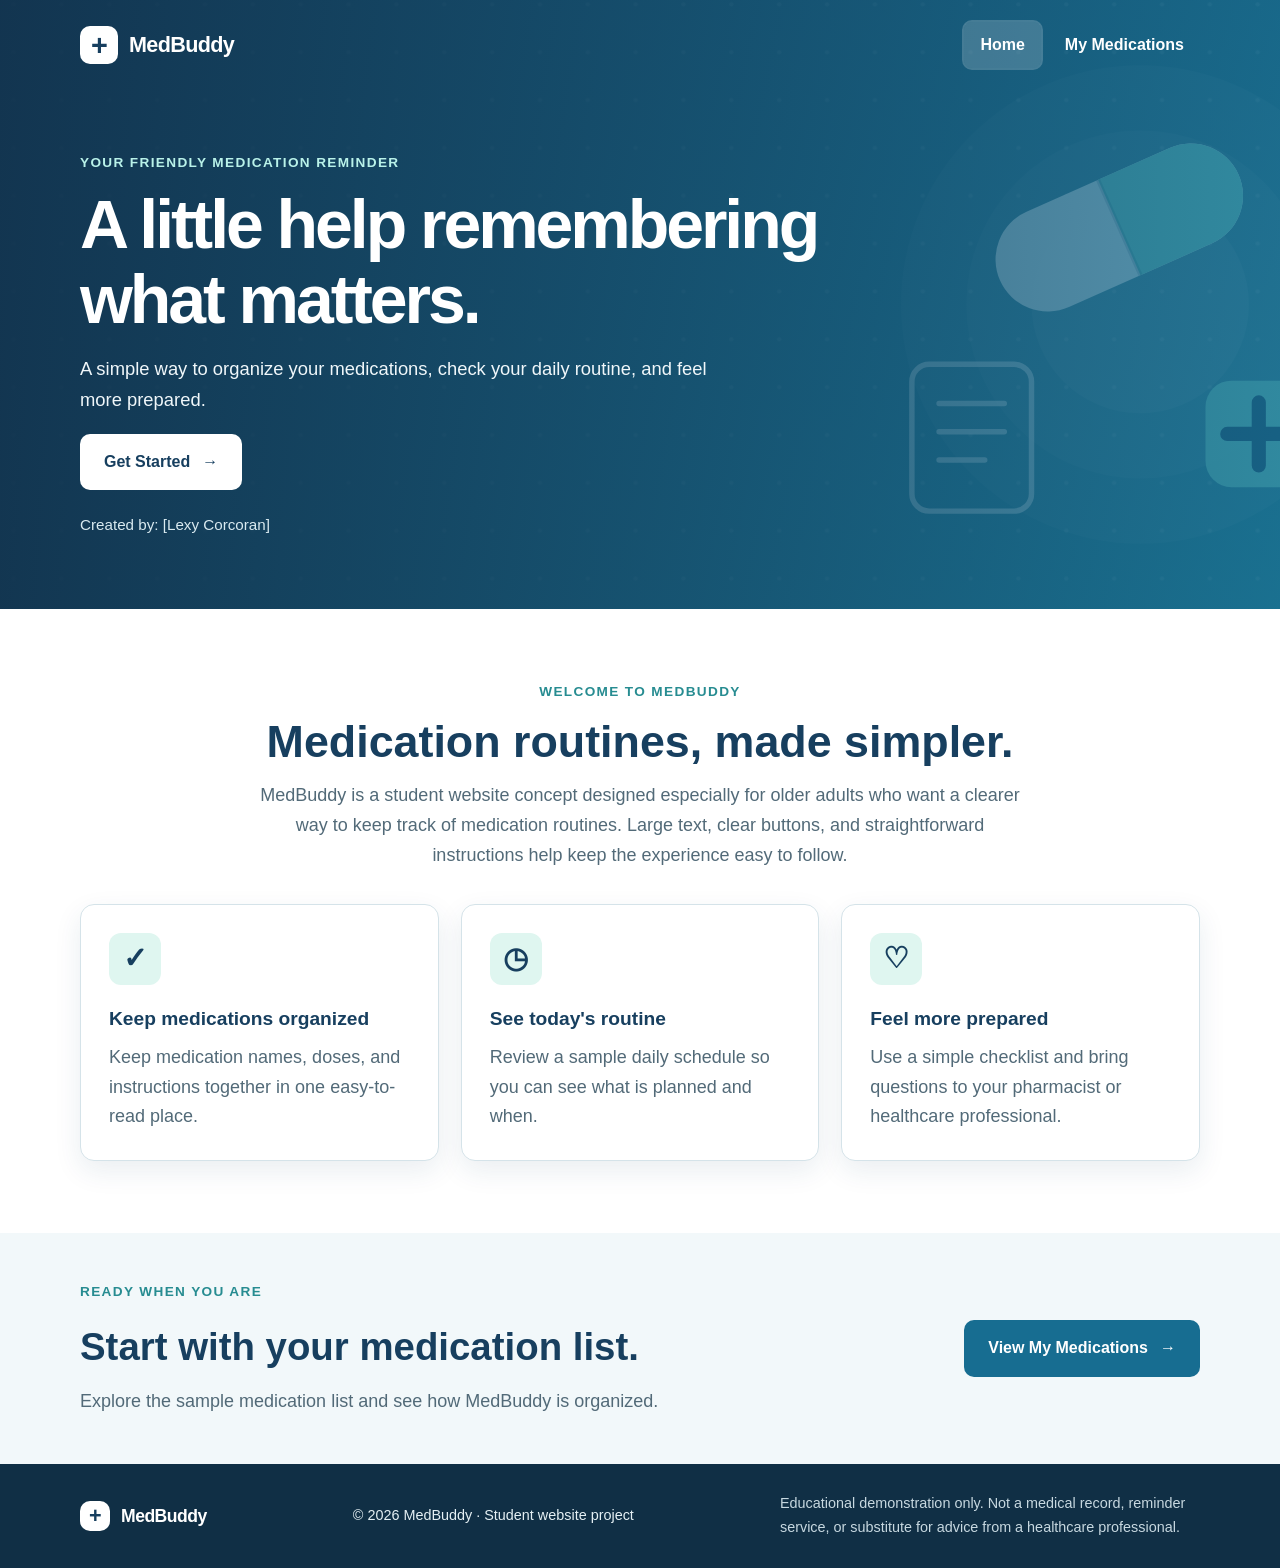
<file: index.html>
<!DOCTYPE html>
<html lang="en">
<head>
    <meta charset="UTF-8">
    <meta name="viewport" content="width=device-width, initial-scale=1.0">
    <meta name="description" content="MedBuddy is a simple medication reminder website concept designed with older adults in mind.">
    <title>MedBuddy | Home</title>
    <link rel="stylesheet" href="style.css">
</head>
<body>
    <header class="site-header home-banner">
        <nav class="navbar container" aria-label="Main navigation">
            <a class="brand" href="index.html" aria-label="MedBuddy home">
                <span class="brand-icon" aria-hidden="true">+</span>
                <span>MedBuddy</span>
            </a>
            <div class="nav-links">
                <a class="active" href="index.html" aria-current="page">Home</a>
                <a href="medications.html">My Medications</a>
            </div>
        </nav>
        <div class="hero-content container">
            <p class="eyebrow">YOUR FRIENDLY MEDICATION REMINDER</p>
            <h1>A little help remembering what matters.</h1>
            <p class="hero-copy">A simple way to organize your medications, check your daily routine, and feel more prepared.</p>
            <a class="button button-light" href="medications.html">Get Started <span aria-hidden="true">→</span></a>
            <p class="student-name">Created by: [Lexy Corcoran]</p>
        </div>
    </header>

    <main>
        <section class="welcome-section container">
            <div class="section-title">
                <p class="eyebrow">WELCOME TO MEDBUDDY</p>
                <h2>Medication routines, made simpler.</h2>
                <p>MedBuddy is a student website concept designed especially for older adults who want a clearer way to keep track of medication routines. Large text, clear buttons, and straightforward instructions help keep the experience easy to follow.</p>
            </div>
            <div class="benefit-grid">
                <article class="benefit-card">
                    <div class="benefit-symbol" aria-hidden="true">✓</div>
                    <h3>Keep medications organized</h3>
                    <p>Keep medication names, doses, and instructions together in one easy-to-read place.</p>
                </article>
                <article class="benefit-card">
                    <div class="benefit-symbol" aria-hidden="true">◷</div>
                    <h3>See today's routine</h3>
                    <p>Review a sample daily schedule so you can see what is planned and when.</p>
                </article>
                <article class="benefit-card">
                    <div class="benefit-symbol" aria-hidden="true">♡</div>
                    <h3>Feel more prepared</h3>
                    <p>Use a simple checklist and bring questions to your pharmacist or healthcare professional.</p>
                </article>
            </div>
        </section>

        <section class="start-panel">
            <div class="container start-panel-inner">
                <div>
                    <p class="eyebrow">READY WHEN YOU ARE</p>
                    <h2>Start with your medication list.</h2>
                    <p>Explore the sample medication list and see how MedBuddy is organized.</p>
                </div>
                <a class="button button-primary" href="medications.html">View My Medications <span aria-hidden="true">→</span></a>
            </div>
        </section>
    </main>

    <footer class="site-footer">
        <div class="container footer-inner">
            <a class="brand footer-brand" href="index.html"><span class="brand-icon" aria-hidden="true">+</span><span>MedBuddy</span></a>
            <p>© 2026 MedBuddy · Student website project</p>
            <p class="disclaimer">Educational demonstration only. Not a medical record, reminder service, or substitute for advice from a healthcare professional.</p>
        </div>
    </footer>
</body>
</html>
</file>
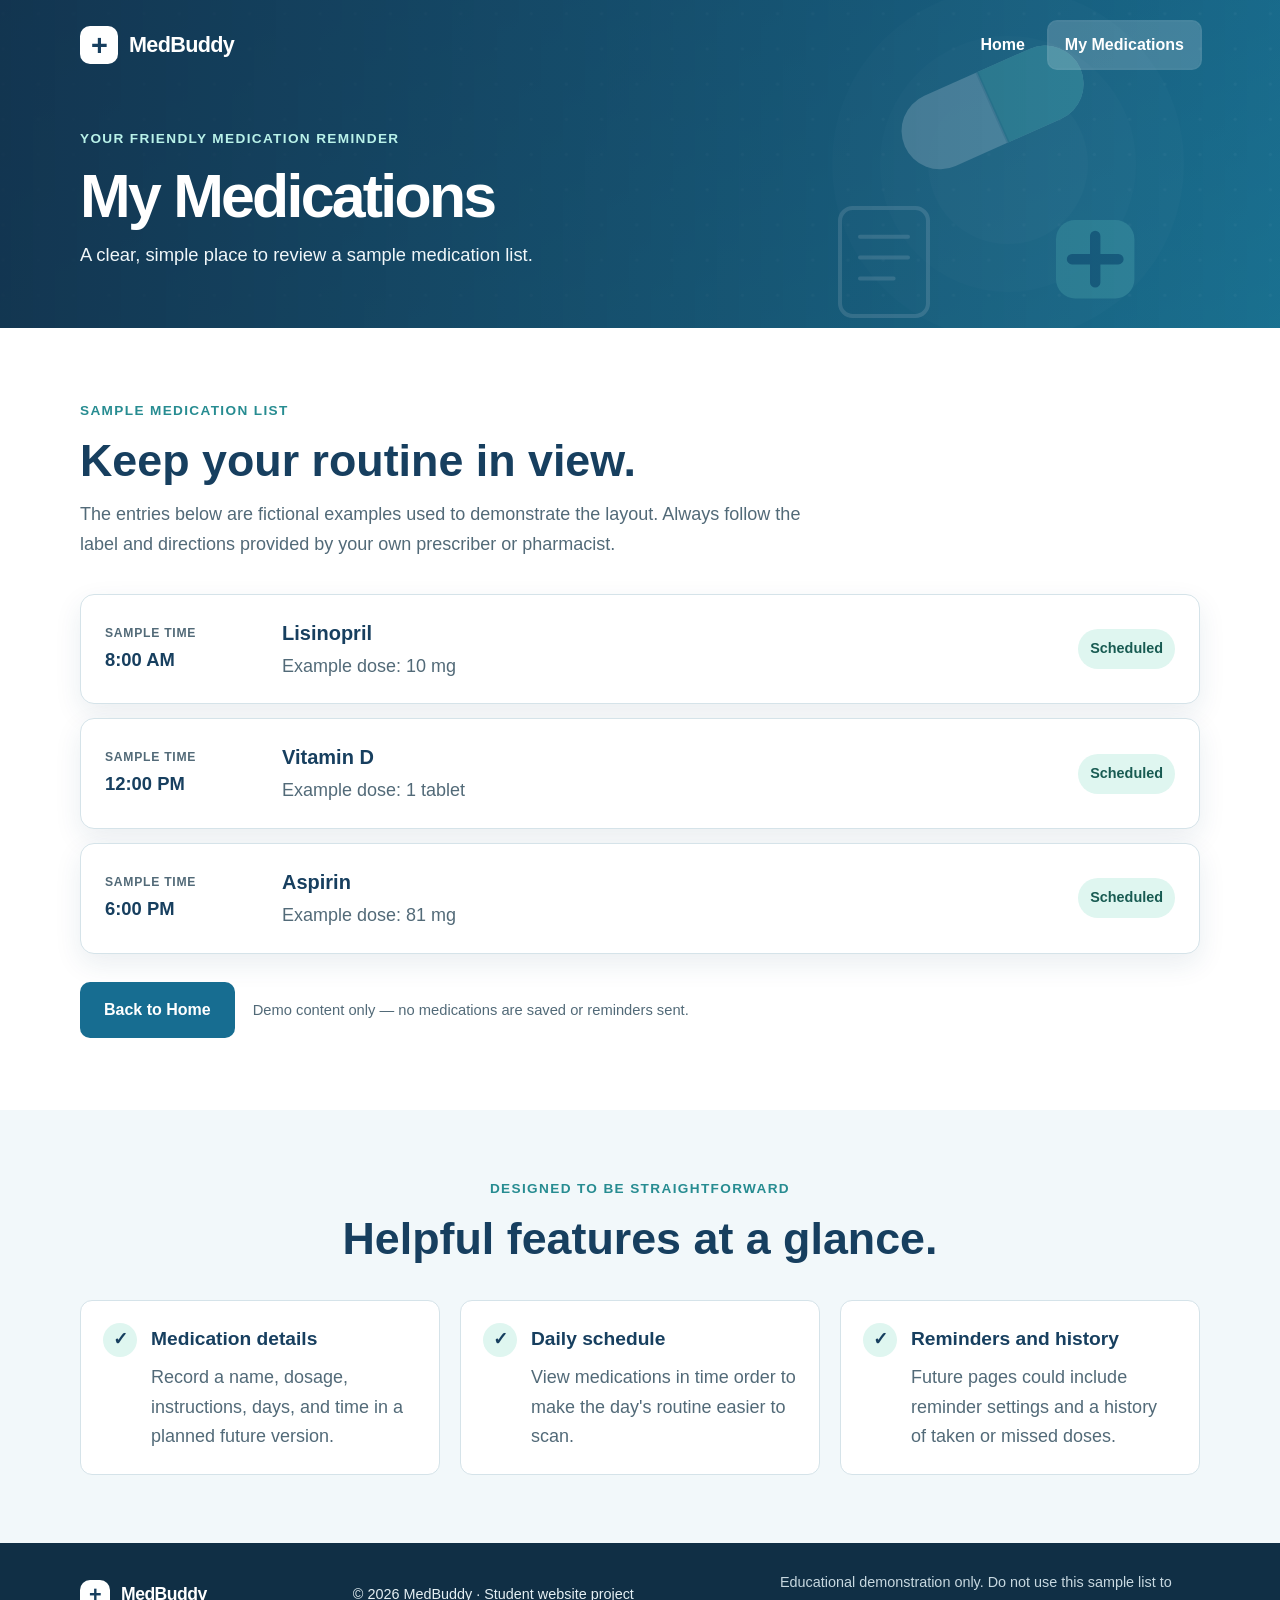
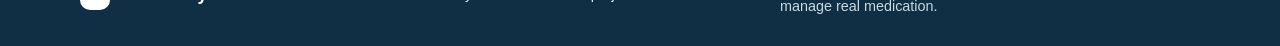
<file: medications.html>
<!DOCTYPE html>
<html lang="en">
<head>
    <meta charset="UTF-8">
    <meta name="viewport" content="width=device-width, initial-scale=1.0">
    <meta name="description" content="View the sample medication list and medication-management features in the MedBuddy student website.">
    <title>MedBuddy | My Medications</title>
    <link rel="stylesheet" href="style.css">
</head>
<body>
    <header class="page-header">
        <nav class="navbar container" aria-label="Main navigation">
            <a class="brand" href="index.html" aria-label="MedBuddy home">
                <span class="brand-icon" aria-hidden="true">+</span>
                <span>MedBuddy</span>
            </a>
            <div class="nav-links">
                <a href="index.html">Home</a>
                <a class="active" href="medications.html" aria-current="page">My Medications</a>
            </div>
        </nav>
        <div class="page-heading container">
            <p class="eyebrow">YOUR FRIENDLY MEDICATION REMINDER</p>
            <h1>My Medications</h1>
            <p>A clear, simple place to review a sample medication list.</p>
        </div>
    </header>

    <main>
        <section class="medication-section container">
            <div class="section-title section-title-left">
                <p class="eyebrow">SAMPLE MEDICATION LIST</p>
                <h2>Keep your routine in view.</h2>
                <p>The entries below are fictional examples used to demonstrate the layout. Always follow the label and directions provided by your own prescriber or pharmacist.</p>
            </div>

            <div class="medication-list">
                <article class="medication-row">
                    <div class="medication-time"><span class="time-label">SAMPLE TIME</span><strong>8:00 AM</strong></div>
                    <div class="medication-details">
                        <h3>Lisinopril</h3>
                        <p>Example dose: 10 mg</p>
                    </div>
                    <span class="status-pill">Scheduled</span>
                </article>
                <article class="medication-row">
                    <div class="medication-time"><span class="time-label">SAMPLE TIME</span><strong>12:00 PM</strong></div>
                    <div class="medication-details">
                        <h3>Vitamin D</h3>
                        <p>Example dose: 1 tablet</p>
                    </div>
                    <span class="status-pill">Scheduled</span>
                </article>
                <article class="medication-row">
                    <div class="medication-time"><span class="time-label">SAMPLE TIME</span><strong>6:00 PM</strong></div>
                    <div class="medication-details">
                        <h3>Aspirin</h3>
                        <p>Example dose: 81 mg</p>
                    </div>
                    <span class="status-pill">Scheduled</span>
                </article>
            </div>

            <div class="button-row">
                <a class="button button-primary" href="index.html">Back to Home</a>
                <span class="demo-note">Demo content only — no medications are saved or reminders sent.</span>
            </div>
        </section>

        <section class="features-section">
            <div class="container">
                <div class="section-title">
                    <p class="eyebrow">DESIGNED TO BE STRAIGHTFORWARD</p>
                    <h2>Helpful features at a glance.</h2>
                </div>
                <div class="feature-list">
                    <article class="feature-item"><span class="feature-check" aria-hidden="true">✓</span><div><h3>Medication details</h3><p>Record a name, dosage, instructions, days, and time in a planned future version.</p></div></article>
                    <article class="feature-item"><span class="feature-check" aria-hidden="true">✓</span><div><h3>Daily schedule</h3><p>View medications in time order to make the day's routine easier to scan.</p></div></article>
                    <article class="feature-item"><span class="feature-check" aria-hidden="true">✓</span><div><h3>Reminders and history</h3><p>Future pages could include reminder settings and a history of taken or missed doses.</p></div></article>
                </div>
            </div>
        </section>
    </main>

    <footer class="site-footer">
        <div class="container footer-inner">
            <a class="brand footer-brand" href="index.html"><span class="brand-icon" aria-hidden="true">+</span><span>MedBuddy</span></a>
            <p>© 2026 MedBuddy · Student website project</p>
            <p class="disclaimer">Educational demonstration only. Do not use this sample list to manage real medication.</p>
        </div>
    </footer>
</body>
</html>
</file>
<file: style.css>
:root {
    --navy: #173f5f;
    --blue: #176d91;
    --teal: #278c91;
    --mint: #dff6f0;
    --pale: #f2f8fa;
    --ink: #203746;
    --muted: #526a78;
    --border: #d5e3e9;
    --white: #ffffff;
    --shadow: 0 10px 28px rgba(23, 63, 95, 0.09);
}

* { box-sizing: border-box; }
html { scroll-behavior: smooth; }
body {
    margin: 0;
    color: var(--ink);
    background: var(--white);
    font-family: Arial, Helvetica, sans-serif;
    font-size: 18px;
    line-height: 1.65;
}
a { color: inherit; }
.container { width: min(1120px, calc(100% - 48px)); margin-inline: auto; }

.site-header, .page-header {
    color: var(--white);
    background-color: var(--navy);
    background-image: linear-gradient(90deg, rgba(18, 52, 79, .95), rgba(23, 109, 145, .72)), url("images/medbuddy-banner.svg");
    background-position: center;
    background-size: cover;
}
.home-banner { min-height: 510px; }
.navbar {
    display: flex;
    align-items: center;
    justify-content: space-between;
    gap: 24px;
    padding-block: 22px;
}
.brand {
    display: inline-flex;
    align-items: center;
    gap: 11px;
    color: var(--white);
    text-decoration: none;
    font-size: 1.35rem;
    font-weight: 800;
    letter-spacing: -.03em;
}
.brand-icon {
    display: inline-grid;
    place-items: center;
    width: 38px;
    height: 38px;
    border-radius: 10px;
    color: var(--navy);
    background: var(--white);
    font-size: 1.8rem;
    line-height: 1;
    font-weight: 700;
}
.nav-links { display: flex; flex-wrap: wrap; gap: 8px; }
.nav-links a {
    display: inline-block;
    padding: 10px 16px;
    border-radius: 8px;
    color: var(--white);
    text-decoration: none;
    font-size: 1rem;
    font-weight: 700;
}
.nav-links a:hover, .nav-links a.active {
    background: rgba(255, 255, 255, .18);
    outline: 2px solid rgba(255, 255, 255, .2);
}
.hero-content { padding-block: 62px 72px; }
.eyebrow {
    margin: 0 0 12px;
    color: var(--teal);
    font-size: .85rem;
    font-weight: 800;
    letter-spacing: .1em;
}
.site-header .eyebrow, .page-header .eyebrow { color: #b9f2e9; }
h1, h2, h3, p { margin-top: 0; }
h1 {
    max-width: 760px;
    margin-bottom: 18px;
    font-size: clamp(2.5rem, 5.6vw, 4.25rem);
    line-height: 1.1;
    letter-spacing: -.045em;
}
.hero-copy, .page-heading > p:last-child {
    max-width: 650px;
    color: #f0f7fa;
    font-size: 1.15rem;
}
.student-name { margin: 22px 0 0; color: #d9eaf0; font-size: .95rem; }
.button {
    display: inline-flex;
    min-height: 54px;
    align-items: center;
    justify-content: center;
    gap: 12px;
    padding: 13px 22px;
    border: 2px solid transparent;
    border-radius: 10px;
    font-size: 1rem;
    font-weight: 800;
    text-decoration: none;
    cursor: pointer;
}
.button:focus-visible, a:focus-visible { outline: 3px solid #f4bf4f; outline-offset: 3px; }
.button-light { color: var(--navy); background: var(--white); }
.button-primary { color: var(--white); background: var(--blue); }
.button:hover { filter: brightness(.96); transform: translateY(-1px); }

.welcome-section, .medication-section { padding-block: 72px; }
.section-title { max-width: 760px; margin: 0 auto 34px; text-align: center; }
.section-title h2 { margin-bottom: 12px; color: var(--navy); font-size: clamp(2rem, 4vw, 2.8rem); line-height: 1.2; }
.section-title p:last-child { margin-bottom: 0; color: var(--muted); }
.section-title-left { margin-left: 0; text-align: left; }
.benefit-grid { display: grid; grid-template-columns: repeat(3, minmax(0, 1fr)); gap: 22px; }
.benefit-card { padding: 28px; border: 1px solid var(--border); border-radius: 14px; background: var(--white); box-shadow: var(--shadow); }
.benefit-symbol {
    display: grid;
    place-items: center;
    width: 52px;
    height: 52px;
    margin-bottom: 18px;
    border-radius: 12px;
    color: var(--navy);
    background: var(--mint);
    font-size: 1.8rem;
    font-weight: 800;
}
.benefit-card h3, .feature-item h3 { margin-bottom: 8px; color: var(--navy); font-size: 1.2rem; }
.benefit-card p, .feature-item p { margin-bottom: 0; color: var(--muted); }
.start-panel { padding-block: 48px; background: var(--pale); }
.start-panel-inner { display: flex; align-items: center; justify-content: space-between; gap: 28px; }
.start-panel h2 { margin-bottom: 8px; color: var(--navy); font-size: clamp(1.8rem, 3vw, 2.4rem); }
.start-panel p:not(.eyebrow) { margin-bottom: 0; color: var(--muted); }

.page-heading { padding-block: 38px 58px; }
.page-heading h1 { font-size: clamp(2.4rem, 5vw, 3.8rem); margin-bottom: 10px; }
.page-heading > p:last-child { margin-bottom: 0; }
.medication-list { display: grid; gap: 14px; }
.medication-row {
    display: grid;
    grid-template-columns: 155px minmax(0, 1fr) auto;
    align-items: center;
    gap: 22px;
    padding: 22px 24px;
    border: 1px solid var(--border);
    border-radius: 14px;
    background: var(--white);
    box-shadow: var(--shadow);
}
.time-label { display: block; margin-bottom: 2px; color: var(--muted); font-size: .76rem; font-weight: 800; letter-spacing: .06em; }
.medication-time strong { color: var(--navy); font-size: 1.15rem; }
.medication-details h3 { margin-bottom: 2px; color: var(--navy); font-size: 1.25rem; }
.medication-details p { margin-bottom: 0; color: var(--muted); }
.status-pill { padding: 8px 12px; border-radius: 999px; color: #185b52; background: var(--mint); font-size: .9rem; font-weight: 800; white-space: nowrap; }
.button-row { display: flex; align-items: center; flex-wrap: wrap; gap: 18px; margin-top: 28px; }
.demo-note { color: var(--muted); font-size: .92rem; }
.features-section { padding-block: 68px; background: var(--pale); }
.feature-list { display: grid; grid-template-columns: repeat(3, minmax(0, 1fr)); gap: 20px; }
.feature-item { display: flex; align-items: flex-start; gap: 14px; padding: 22px; border-radius: 12px; background: var(--white); border: 1px solid var(--border); }
.feature-check { display: grid; flex: 0 0 34px; place-items: center; width: 34px; height: 34px; border-radius: 50%; color: var(--navy); background: var(--mint); font-weight: 900; }

.site-footer { padding-block: 28px; color: #e5f0f4; background: #102f45; font-size: .9rem; }
.footer-inner { display: flex; align-items: center; justify-content: space-between; flex-wrap: wrap; gap: 18px; }
.footer-brand { font-size: 1.1rem; }
.footer-brand .brand-icon { width: 30px; height: 30px; font-size: 1.35rem; }
.footer-inner p { margin: 0; }
.disclaimer { max-width: 420px; color: #c7d8e0; }

/* Responsive layout: stack cards and medication details on smaller screens. */
@media (max-width: 820px) {
    .benefit-grid, .feature-list { grid-template-columns: 1fr; }
    .start-panel-inner { align-items: flex-start; flex-direction: column; }
    .medication-row { grid-template-columns: 130px minmax(0, 1fr); }
    .status-pill { grid-column: 2; justify-self: start; }
    .footer-inner { align-items: flex-start; flex-direction: column; }
}
@media (max-width: 540px) {
    body { font-size: 17px; }
    .container { width: min(100% - 32px, 1120px); }
    .navbar { align-items: flex-start; flex-direction: column; gap: 14px; }
    .nav-links { width: 100%; }
    .nav-links a { padding: 9px 12px; }
    .hero-content { padding-block: 38px 52px; }
    .home-banner { min-height: 0; }
    .welcome-section, .medication-section { padding-block: 52px; }
    .benefit-card { padding: 22px; }
    .medication-row { grid-template-columns: 1fr; gap: 10px; padding: 20px; }
    .status-pill { grid-column: auto; }
    .button-row { align-items: flex-start; flex-direction: column; }
    .page-heading { padding-block: 28px 42px; }
}
</file>
